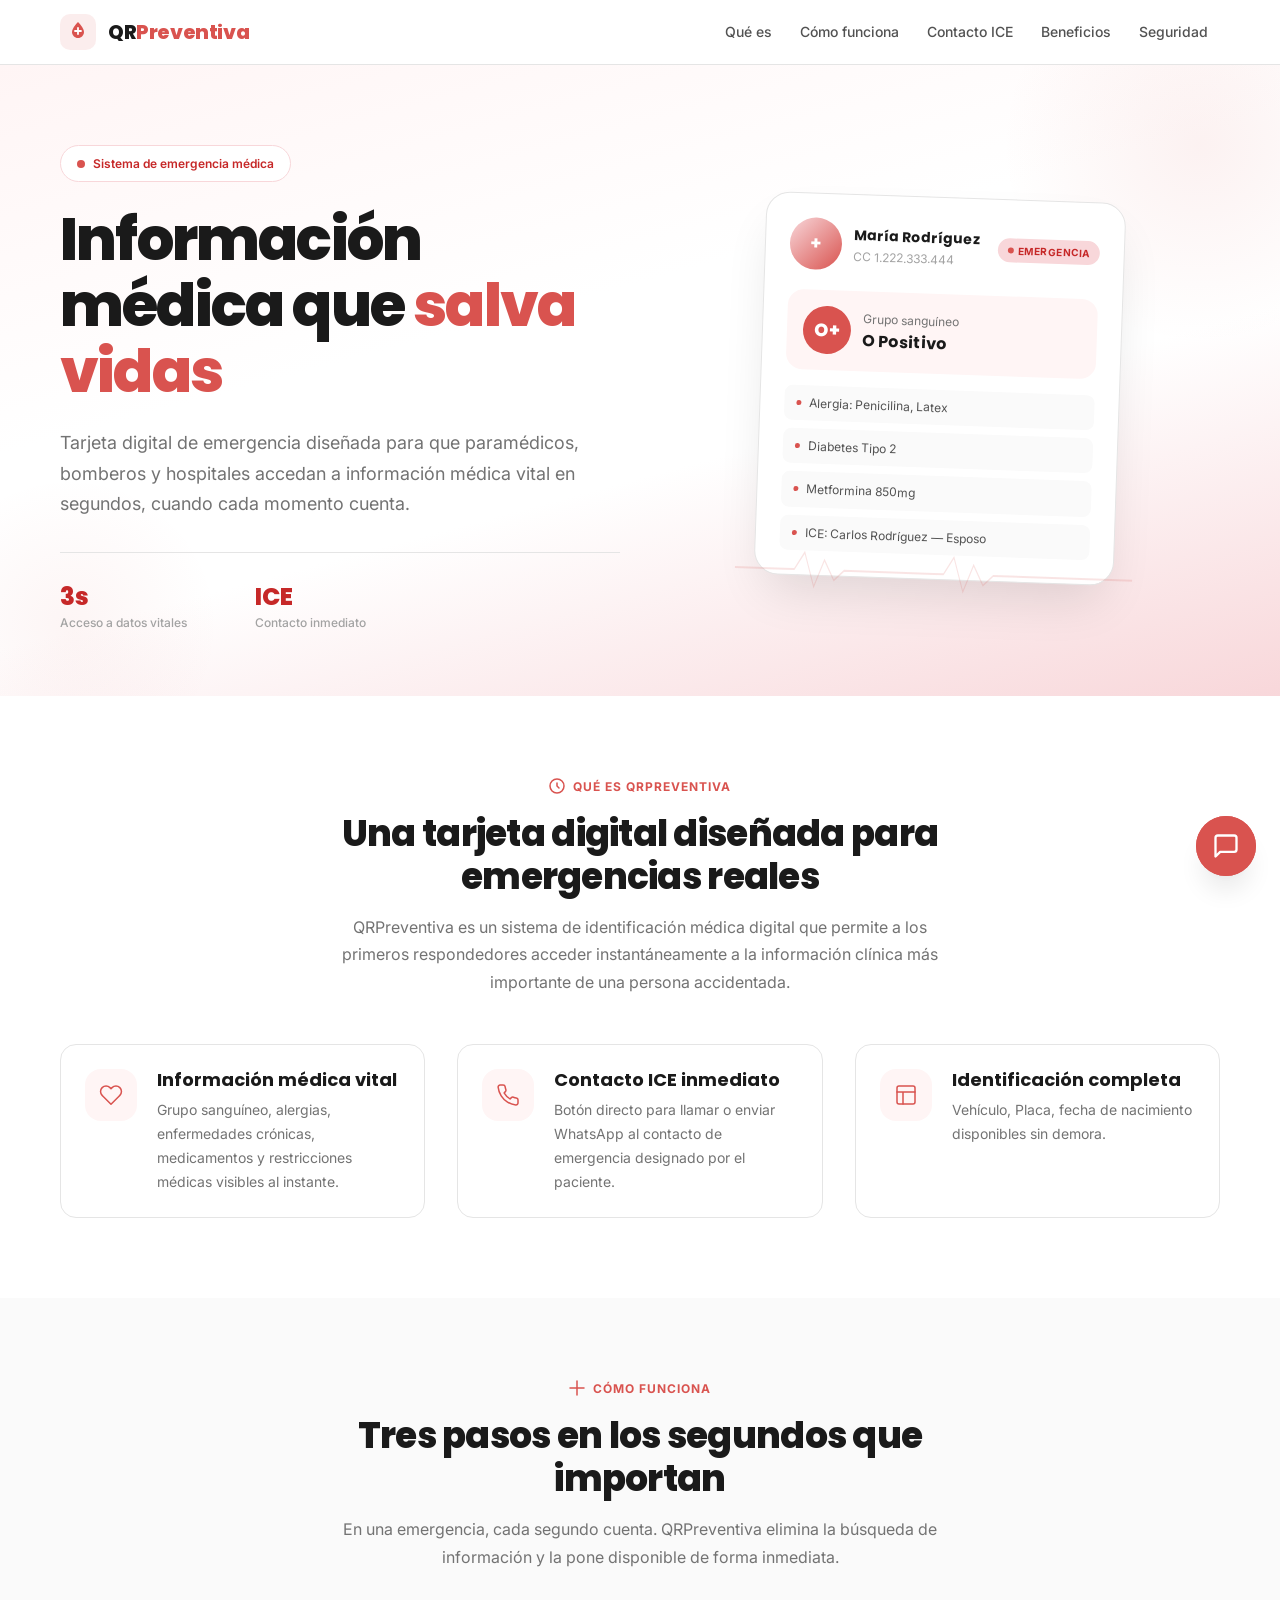
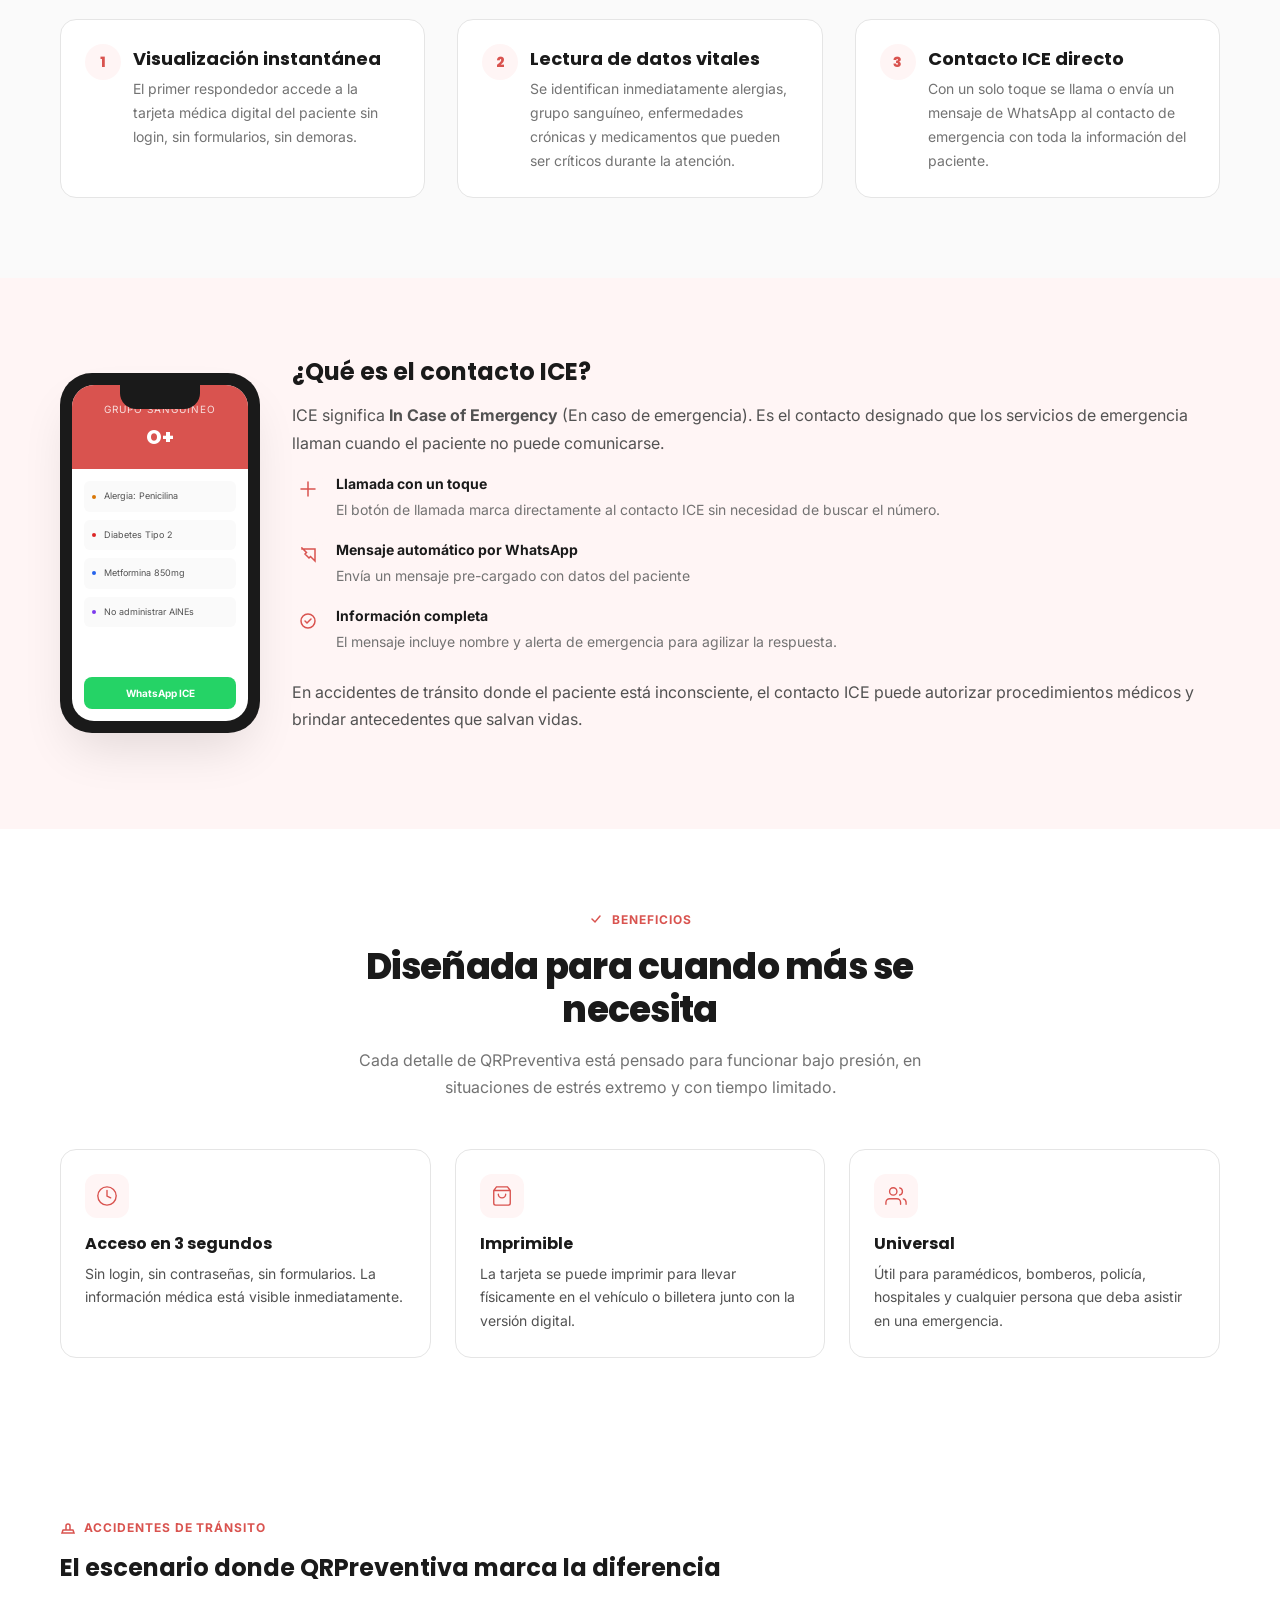
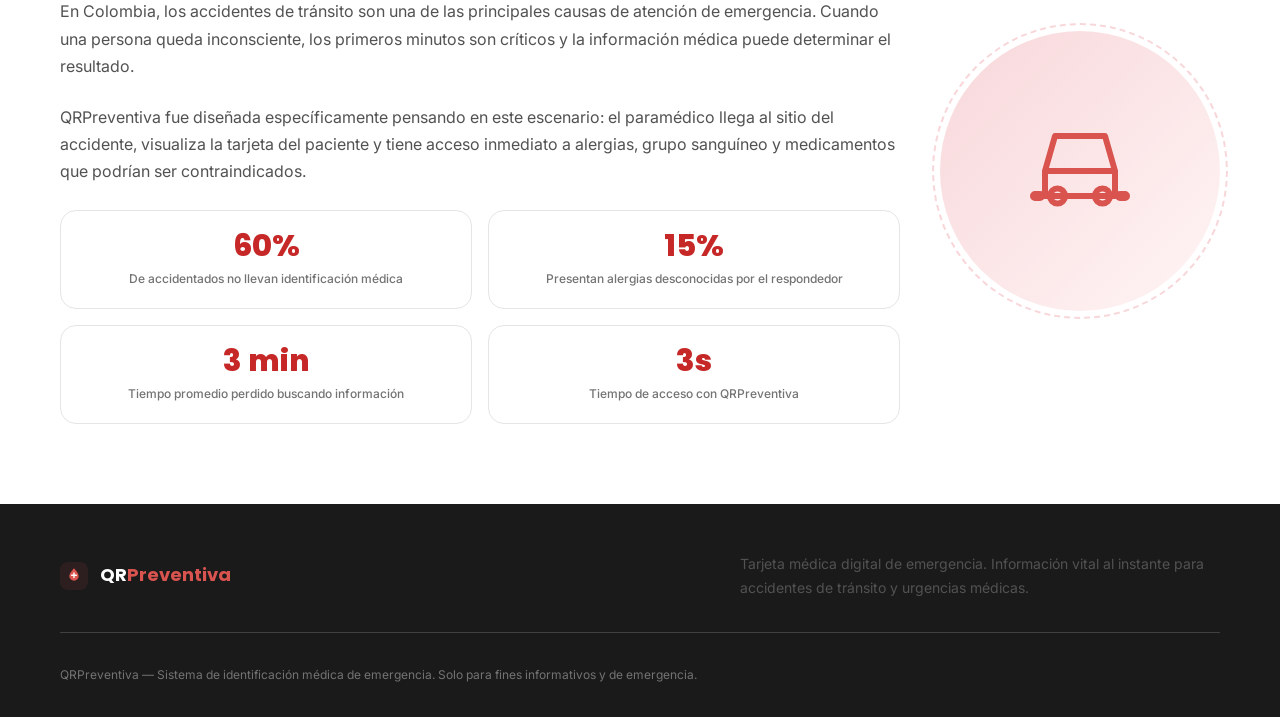
<file: index.html>
<!DOCTYPE html>
<html lang="es">
<head>
  <meta charset="UTF-8">
  <meta name="viewport" content="width=device-width, initial-scale=1.0">
  <meta name="description"
    content="QRPreventiva — Tarjeta médica digital de emergencia para accidentes de tránsito y urgencias médicas. Información vital al instante.">
  <title>QRPreventiva | Tarjeta Médica Digital de Emergencia</title>
  <link rel="preconnect" href="https://fonts.googleapis.com">
  <link rel="preconnect" href="https://fonts.gstatic.com" crossorigin>
  <link href="https://fonts.googleapis.com/css2?family=Inter:wght@400;500;600;700&family=Poppins:wght@600;700;800;900&display=swap" rel="stylesheet">
  <link rel="icon" href="static/img/icon/iconLogo.png">
  <link rel="stylesheet" href="static/css/styles.css">
  <link rel="stylesheet" href="static/css/home.css">
  <link rel="stylesheet" href="static/css/chatbot.css">
</head>

<body>
  <header class="home-header">
    <div class="home-container">
      <a href="#" class="header-logo" aria-label="QRPreventiva inicio">
        <!-- Logo: Cruz médica con corazón -->
        <svg viewBox="0 0 36 36" fill="none" xmlns="http://www.w3.org/2000/svg" aria-hidden="true">
          <rect width="36" height="36" rx="10" fill="currentColor" opacity="0.1" />
          <path d="M18 8C18 8 12 14 12 18C12 21.3 14.7 24 18 24C21.3 24 24 21.3 24 18C24 14 18 8 18 8Z"
            fill="currentColor" />
          <path d="M15 17H21M18 14V20" stroke="white" stroke-width="1.8" stroke-linecap="round" />
        </svg>
        <span class="header-logo-text">QR<span>Preventiva</span></span>
      </a>
      <nav class="header-nav" aria-label="Navegación principal">
        <ul>
          <li><a href="#que-es">Qué es</a></li>
          <li><a href="#como-funciona">Cómo funciona</a></li>
          <li><a href="#contacto-ice">Contacto ICE</a></li>
          <li><a href="#beneficios">Beneficios</a></li>
          <li><a href="#seguridad">Seguridad</a></li>
        </ul>
      </nav>
    </div>
  </header>

  <main>

    <!-- ========================================
        HERO SECTION
        ======================================== -->
    <section class="hero">
      <div class="home-container">
        <div class="hero-content">
          <div class="hero-badge">
            <span class="hero-badge-dot" aria-hidden="true"></span>
            Sistema de emergencia médica
          </div>
          <h1 class="hero-title">
            Información médica que <span class="highlight">salva vidas</span>
          </h1>
          <p class="hero-description">
            Tarjeta digital de emergencia diseñada para que paramédicos, bomberos y hospitales accedan a información
            médica vital en segundos, cuando cada momento cuenta.
          </p>
          <div class="hero-stats">
            <div>
              <div class="hero-stat-value">3s</div>
              <div class="hero-stat-label">Acceso a datos vitales</div>
            </div>
            <div>
              <div class="hero-stat-value">ICE</div>
              <div class="hero-stat-label">Contacto inmediato</div>
            </div>
          </div>
        </div>

        <!-- Mockup visual de tarjeta -->
        <div class="hero-visual" aria-hidden="true">
          <a href="templates/client/Gottlieb_Daimler/emergency_card_Gottlieb_Daimler.html">
            <div class="hero-card-mockup">
              <div class="hero-card-header">
                <div class="hero-card-avatar">+</div>
                <div>
                  <div class="hero-card-name">María Rodríguez</div>
                  <div class="hero-card-doc">CC 1.222.333.444</div>
                </div>
                <div class="hero-card-badge">
                  <span class="hero-card-badge-dot"></span>
                  Emergencia
                </div>
              </div>
              <div class="hero-card-blood">
                <div class="hero-card-blood-icon">O+</div>
                <div>
                  <div class="hero-card-blood-text">Grupo sanguíneo</div>
                  <div class="hero-card-blood-type">O Positivo</div>
                </div>
              </div>
              <div class="hero-card-items">
                <div class="hero-card-item">
                  <span class="hero-card-item-dot"></span>
                  Alergia: Penicilina, Latex
                </div>
                <div class="hero-card-item">
                  <span class="hero-card-item-dot"></span>
                  Diabetes Tipo 2
                </div>
                <div class="hero-card-item">
                  <span class="hero-card-item-dot"></span>
                  Metformina 850mg
                </div>
                <div class="hero-card-item">
                  <span class="hero-card-item-dot"></span>
                  ICE: Carlos Rodríguez — Esposo
                </div>
              </div>
              <!-- Línea ECG decorativa -->
              <div class="hero-ecg">
                <svg viewBox="0 0 800 50" fill="none" xmlns="http://www.w3.org/2000/svg" preserveAspectRatio="none">
                  <path
                    d="M0 25 L100 25 L120 25 L140 8 L160 42 L180 15 L200 35 L220 25 L400 25 L420 25 L440 8 L460 42 L480 15 L500 35 L520 25 L800 25"
                    stroke="#D9534F" stroke-width="2" fill="none" />
                </svg>
              </div>
            </div>
          </a>
        </div>
      </div>
    </section>

    <!-- ========================================
        SECCIÓN: QUÉ ES QRPreventiva
      ======================================== -->
    <section class="section" id="que-es">
      <div class="home-container">
        <div class="section-header animate-on-scroll">
          <div class="section-label">
            <svg viewBox="0 0 16 16" fill="none" stroke="currentColor" stroke-width="1.5" stroke-linecap="round">
              <circle cx="8" cy="8" r="7" />
              <path d="M8 5v3l2 2" />
            </svg>
            Qué es QRPreventiva
          </div>
          <h2 class="section-title">Una tarjeta digital diseñada para emergencias reales</h2>
          <p class="section-description">QRPreventiva es un sistema de identificación médica digital que permite a los
            primeros respondedores acceder instantáneamente a la información clínica más importante de una persona
            accidentada.</p>
        </div>

        <div class="about-grid">
          <article class="about-card animate-on-scroll" data-anim-delay="0">
            <div class="about-icon" aria-hidden="true">
              <svg viewBox="0 0 24 24" fill="none" stroke="currentColor" stroke-width="1.5" stroke-linecap="round"
                stroke-linejoin="round">
                <path
                  d="M20.84 4.61a5.5 5.5 0 0 0-7.78 0L12 5.67l-1.06-1.06a5.5 5.5 0 0 0-7.78 7.78l1.06 1.06L12 21.23l7.78-7.78 1.06-1.06a5.5 5.5 0 0 0 0-7.78z" />
              </svg>
            </div>
            <div>
              <h3>Información médica vital</h3>
              <p>Grupo sanguíneo, alergias, enfermedades crónicas, medicamentos y restricciones médicas visibles al
                instante.</p>
            </div>
          </article>

          <article class="about-card animate-on-scroll" data-anim-delay="100">
            <div class="about-icon" aria-hidden="true">
              <svg viewBox="0 0 24 24" fill="none" stroke="currentColor" stroke-width="1.5" stroke-linecap="round"
                stroke-linejoin="round">
                <path
                  d="M22 16.92v3a2 2 0 0 1-2.18 2 19.79 19.79 0 0 1-8.63-3.07 19.5 19.5 0 0 1-6-6 19.79 19.79 0 0 1-3.07-8.67A2 2 0 0 1 4.11 2h3a2 2 0 0 1 2 1.72c.127.96.361 1.903.7 2.81a2 2 0 0 1-.45 2.11L8.09 9.91a16 16 0 0 0 6 6l1.27-1.27a2 2 0 0 1 2.11-.45c.907.339 1.85.573 2.81.7A2 2 0 0 1 22 16.92z" />
              </svg>
            </div>
            <div>
              <h3>Contacto ICE inmediato</h3>
              <p>Botón directo para llamar o enviar WhatsApp al contacto de emergencia designado por el paciente.</p>
            </div>
          </article>

          <article class="about-card animate-on-scroll" data-anim-delay="200">
            <div class="about-icon" aria-hidden="true">
              <svg viewBox="0 0 24 24" fill="none" stroke="currentColor" stroke-width="1.5" stroke-linecap="round"
                stroke-linejoin="round">
                <rect x="3" y="3" width="18" height="18" rx="2" />
                <path d="M3 9h18M9 21V9" />
              </svg>
            </div>
            <div>
              <h3>Identificación completa</h3>
              <p>Vehículo, Placa, fecha de nacimiento disponibles sin demora.</p>
            </div>
          </article>
        </div>
      </div>
    </section>

    <!-- ========================================
        SECCIÓN: CÓMO FUNCIONA
        ======================================== -->
    <section class="section section--alt" id="como-funciona">
      <div class="home-container">
        <div class="section-header animate-on-scroll">
          <div class="section-label">
            <svg viewBox="0 0 16 16" fill="none" stroke="currentColor" stroke-width="1.5" stroke-linecap="round">
              <path d="M8 1v14M1 8h14" />
            </svg>
            Cómo funciona
          </div>
          <h2 class="section-title">Tres pasos en los segundos que importan</h2>
          <p class="section-description">En una emergencia, cada segundo cuenta. QRPreventiva elimina la búsqueda de
            información y la pone disponible de forma inmediata.</p>
        </div>

        <div class="steps-grid">
          <article class="step-card animate-on-scroll" data-anim-delay="0">
            <h3>Visualización instantánea</h3>
            <p>El primer respondedor accede a la tarjeta médica digital del paciente sin login, sin formularios, sin
              demoras.</p>
          </article>

          <article class="step-card animate-on-scroll" data-anim-delay="100">
            <h3>Lectura de datos vitales</h3>
            <p>Se identifican inmediatamente alergias, grupo sanguíneo, enfermedades crónicas y medicamentos que pueden
              ser críticos durante la atención.</p>
          </article>

          <article class="step-card animate-on-scroll" data-anim-delay="200">
            <h3>Contacto ICE directo</h3>
            <p>Con un solo toque se llama o envía un mensaje de WhatsApp al contacto de emergencia con toda la
              información del paciente.</p>
          </article>
        </div>
      </div>
    </section>

    <!-- ========================================
         SECCIÓN: CONTACTO ICE
         ======================================== -->
    <section class="section section--tint" id="contacto-ice">
      <div class="home-container">
        <div class="ice-block">
          <div class="ice-visual animate-on-scroll" aria-hidden="true">
            <div class="ice-phone-mockup">
              <div class="ice-phone-notch"></div>
              <div class="ice-phone-screen">
                <div class="ice-phone-top">
                  <div class="ice-phone-top-label">Grupo sanguíneo</div>
                  <div class="ice-phone-top-value">O+</div>
                </div>
                <div class="ice-phone-body">
                  <div class="ice-phone-field">
                    <span class="ice-phone-field-dot" style="background:#D97706"></span>
                    Alergia: Penicilina
                  </div>
                  <div class="ice-phone-field">
                    <span class="ice-phone-field-dot" style="background:#DC2626"></span>
                    Diabetes Tipo 2
                  </div>
                  <div class="ice-phone-field">
                    <span class="ice-phone-field-dot" style="background:#2563EB"></span>
                    Metformina 850mg
                  </div>
                  <div class="ice-phone-field">
                    <span class="ice-phone-field-dot" style="background:#7C3AED"></span>
                    No administrar AINEs
                  </div>
                  <div class="ice-phone-btn">WhatsApp ICE</div>
                </div>
              </div>
            </div>
          </div>

          <div class="ice-content animate-on-scroll" data-anim-delay="100">
            <h3>¿Qué es el contacto ICE?</h3>
            <p>ICE significa <strong>In Case of Emergency</strong> (En caso de emergencia). Es el contacto designado que
              los servicios de emergencia llaman cuando el paciente no puede comunicarse.</p>

            <div class="ice-features">
              <div class="ice-feature">
                <div class="ice-feature-icon" aria-hidden="true">
                  <svg viewBox="0 0 16 16" fill="none" stroke="currentColor" stroke-width="1.5" stroke-linecap="round">
                    <path d="M8 1v14M1 8h14" />
                  </svg>
                </div>
                <div class="ice-feature-text">
                  <strong>Llamada con un toque</strong>
                  <span>El botón de llamada marca directamente al contacto ICE sin necesidad de buscar el número.</span>
                </div>
              </div>

              <div class="ice-feature">
                <div class="ice-feature-icon" aria-hidden="true">
                  <svg viewBox="0 0 16 16" fill="none" stroke="currentColor" stroke-width="1.5" stroke-linecap="round">
                    <path d="M2 1l4.5 4.5L5 7l4 4 1.5-1.5L15 14V2H2z" />
                  </svg>
                </div>
                <div class="ice-feature-text">
                  <strong>Mensaje automático por WhatsApp</strong>
                  <span>Envía un mensaje pre-cargado con datos del paciente</span>
                </div>
              </div>

              <div class="ice-feature">
                <div class="ice-feature-icon" aria-hidden="true">
                  <svg viewBox="0 0 16 16" fill="none" stroke="currentColor" stroke-width="1.5" stroke-linecap="round">
                    <circle cx="8" cy="8" r="7" />
                    <path d="M5 8l2 2 4-4" />
                  </svg>
                </div>
                <div class="ice-feature-text">
                  <strong>Información completa</strong>
                  <span>El mensaje incluye nombre y alerta de emergencia para agilizar la
                    respuesta.</span>
                </div>
              </div>
            </div>

            <p>En accidentes de tránsito donde el paciente está inconsciente, el contacto ICE puede autorizar
              procedimientos médicos y brindar antecedentes que salvan vidas.</p>
          </div>
        </div>
      </div>
    </section>

    <!-- ========================================
         SECCIÓN: BENEFICIOS
         ======================================== -->
    <section class="section" id="beneficios">
      <div class="home-container">
        <div class="section-header animate-on-scroll">
          <div class="section-label">
            <svg viewBox="0 0 16 16" fill="none" stroke="currentColor" stroke-width="1.5" stroke-linecap="round">
              <path d="M4 8l3 3 5-6" />
            </svg>
            Beneficios
          </div>
          <h2 class="section-title">Diseñada para cuando más se necesita</h2>
          <p class="section-description">Cada detalle de QRPreventiva está pensado para funcionar bajo presión, en
            situaciones de estrés extremo y con tiempo limitado.</p>
        </div>

        <div class="benefits-grid">
          <article class="benefit-card animate-on-scroll" data-anim-delay="0">
            <div class="benefit-card-icon" aria-hidden="true">
              <svg viewBox="0 0 24 24" fill="none" stroke="currentColor" stroke-width="1.5" stroke-linecap="round">
                <circle cx="12" cy="12" r="10" />
                <path d="M12 6v6l4 2" />
              </svg>
            </div>
            <h3>Acceso en 3 segundos</h3>
            <p>Sin login, sin contraseñas, sin formularios. La información médica está visible inmediatamente.</p>
          </article>


          <article class="benefit-card animate-on-scroll" data-anim-delay="200">
            <div class="benefit-card-icon" aria-hidden="true">
              <svg viewBox="0 0 24 24" fill="none" stroke="currentColor" stroke-width="1.5" stroke-linecap="round">
                <path d="M6 2L3 6v14a2 2 0 0 0 2 2h14a2 2 0 0 0 2-2V6l-3-4zM3 6h18M16 10a4 4 0 0 1-8 0" />
              </svg>
            </div>
            <h3>Imprimible</h3>
            <p>La tarjeta se puede imprimir para llevar físicamente en el vehículo o billetera junto con la versión
              digital.</p>
          </article>

          <article class="benefit-card animate-on-scroll" data-anim-delay="250">
            <div class="benefit-card-icon" aria-hidden="true">
              <svg viewBox="0 0 24 24" fill="none" stroke="currentColor" stroke-width="1.5" stroke-linecap="round">
                <path d="M17 21v-2a4 4 0 0 0-4-4H5a4 4 0 0 0-4 4v2" />
                <circle cx="9" cy="7" r="4" />
                <path d="M23 21v-2a4 4 0 0 0-3-3.87M16 3.13a4 4 0 0 1 0 7.75" />
              </svg>
            </div>
            <h3>Universal</h3>
            <p>Útil para paramédicos, bomberos, policía, hospitales y cualquier persona que deba asistir en una
              emergencia.</p>
          </article>
        </div>
      </div>
    </section>

    <section class="section" id="accidentes">
      <div class="home-container">
        <div class="traffic-block">
          <div class="traffic-content animate-on-scroll">
            <div class="section-label">
              <svg viewBox="0 0 16 16" fill="none" stroke="currentColor" stroke-width="1.5" stroke-linecap="round">
                <path d="M3 10h10M6 10V6a2 2 0 0 1 4 0v4M3 10l-1 3h12l-1-3" />
              </svg>
              Accidentes de tránsito
            </div>
            <h3>El escenario donde QRPreventiva marca la diferencia</h3>
            <p>En Colombia, los accidentes de tránsito son una de las principales causas de atención de emergencia.
              Cuando una persona queda inconsciente, los primeros minutos son críticos y la información médica puede
              determinar el resultado.</p>
            <p>QRPreventiva fue diseñada específicamente pensando en este escenario: el paramédico llega al sitio del
              accidente, visualiza la tarjeta del paciente y tiene acceso inmediato a alergias, grupo sanguíneo y
              medicamentos que podrían ser contraindicados.</p>

            <div class="traffic-stats">
              <div class="traffic-stat">
                <div class="traffic-stat-value">60%</div>
                <div class="traffic-stat-label">De accidentados no llevan identificación médica</div>
              </div>
              <div class="traffic-stat">
                <div class="traffic-stat-value">15%</div>
                <div class="traffic-stat-label">Presentan alergias desconocidas por el respondedor</div>
              </div>
              <div class="traffic-stat">
                <div class="traffic-stat-value">3 min</div>
                <div class="traffic-stat-label">Tiempo promedio perdido buscando información</div>
              </div>
              <div class="traffic-stat">
                <div class="traffic-stat-value">3s</div>
                <div class="traffic-stat-label">Tiempo de acceso con QRPreventiva</div>
              </div>
            </div>
          </div>

          <div class="traffic-visual animate-on-scroll" data-anim-delay="150" aria-hidden="true">
            <div class="traffic-illustration">
              <svg viewBox="0 0 24 24" fill="none" stroke="currentColor" stroke-width="1.2" stroke-linecap="round"
                stroke-linejoin="round">
                <path d="M5 17h14v-5H5v5zM5 12l2-7h10l2 7" />
                <circle cx="7.5" cy="17" r="1.5" />
                <circle cx="16.5" cy="17" r="1.5" />
                <path d="M3 17h1M20 17h1" stroke-width="2" />
              </svg>
            </div>
          </div>
        </div>
      </div>
    </section>

  </main>

  <!-- ========================================
       FOOTER
       ======================================== -->
  <footer class="home-footer">
    <div class="home-container">
      <div class="footer-content">
        <div class="footer-logo">
          <svg viewBox="0 0 36 36" fill="none" xmlns="http://www.w3.org/2000/svg" aria-hidden="true">
            <rect width="36" height="36" rx="10" fill="currentColor" opacity="0.1" />
            <path d="M18 8C18 8 12 14 12 18C12 21.3 14.7 24 18 24C21.3 24 24 21.3 24 18C24 14 18 8 18 8Z"
              fill="currentColor" />
            <path d="M15 17H21M18 14V20" stroke="white" stroke-width="1.8" stroke-linecap="round" />
          </svg>
          <span class="footer-logo-text">QR<span>Preventiva</span></span>
        </div>
        <p class="footer-description">Tarjeta médica digital de emergencia. Información vital al instante para
          accidentes de tránsito y urgencias médicas.</p>
        <div class="footer-divider"></div>
        <p class="footer-bottom">QRPreventiva — Sistema de identificación médica de emergencia. Solo para fines
          informativos
          y de emergencia.</p>
      </div>
    </div>
  </footer>


  <!-- Chatbot Widget -->
  <div id="chatbot-widget">
    <button id="chatbot-toggle" aria-label="Abrir chat de asistencia">
      <svg class="chatbot-icon-chat" viewBox="0 0 24 24" fill="none" stroke="currentColor" stroke-width="2"
        stroke-linecap="round" stroke-linejoin="round">
        <path d="M21 15a2 2 0 0 1-2 2H7l-4 4V5a2 2 0 0 1 2-2h14a2 2 0 0 1 2 2z" />
      </svg>
      <svg class="chatbot-icon-close" viewBox="0 0 24 24" fill="none" stroke="currentColor" stroke-width="2"
        stroke-linecap="round">
        <path d="M18 6L6 18M6 6l12 12" />
      </svg>
    </button>
    <div id="chatbot-panel">
      <div class="chatbot-header">
        <div class="chatbot-header-logo">
          <svg viewBox="0 0 36 36" fill="none" xmlns="http://www.w3.org/2000/svg">
            <path d="M18 8C18 8 12 14 12 18C12 21.3 14.7 24 18 24C21.3 24 24 21.3 24 18C24 14 18 8 18 8Z"
              fill="currentColor" />
            <path d="M15 17H21M18 14V20" stroke="white" stroke-width="1.8" stroke-linecap="round" />
          </svg>
        </div>
        <div class="chatbot-header-info">
          <div class="chatbot-header-title">QRPreventiva</div>
          <div class="chatbot-header-status">En línea</div>
        </div>
        <button id="chatbot-close" aria-label="Cerrar chat">
          <svg viewBox="0 0 24 24" fill="none" stroke="currentColor" stroke-width="2" stroke-linecap="round">
            <path d="M18 6L6 18M6 6l12 12" />
          </svg>
        </button>
      </div>
      <div id="chatbot-messages" class="chatbot-messages"></div>
      <div id="chatbot-options" class="chatbot-options"></div>
    </div>
  </div>

  <script src="static/js/app.js"></script>
  <script src="static/js/chatbot.js"></script>
  <script src="static/js/home.js"></script>
</body>

</html>
</file>
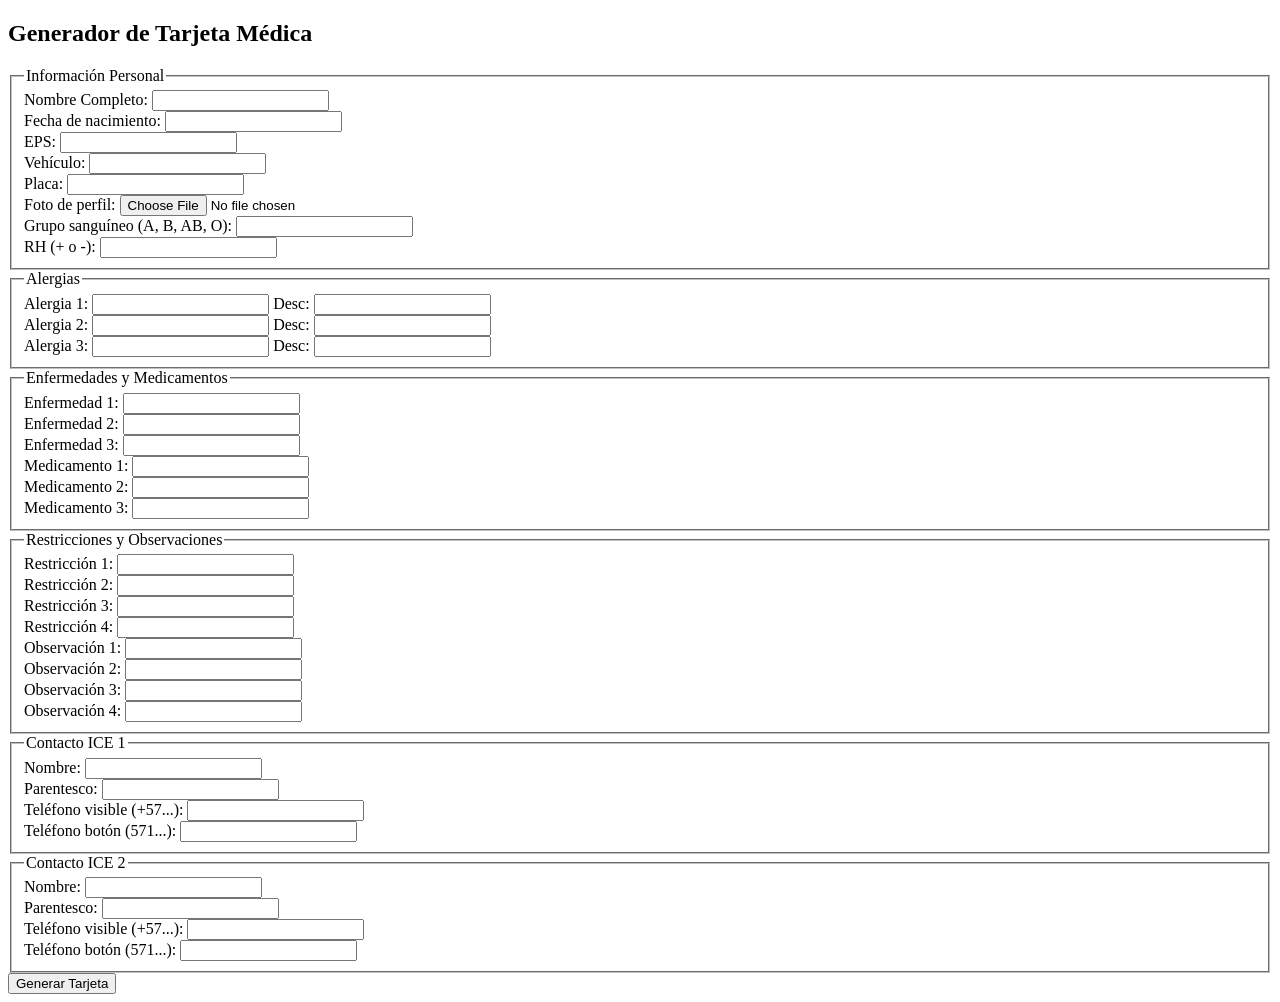
<file: aplicationAPP/templates/index.html>
<!DOCTYPE html>
<html lang="es">
<head>
    <meta charset="UTF-8">
    <meta name="viewport" content="width=device-width, initial-scale=1.0">
    <title>Generador QRPreventiva</title>
</head>
<body>
    <h2>Generador de Tarjeta Médica</h2>
    <form id="formGenerador">
        <fieldset>
            <legend>Información Personal</legend>
            <label>Nombre Completo: <input type="text" name="nombre" required></label><br>
            <label>Fecha de nacimiento: <input type="text" name="nacimiento" required></label><br>
            <label>EPS: <input type="text" name="eps" required></label><br>
            <label>Vehículo: <input type="text" name="vehiculo" required></label><br>
            <label>Placa: <input type="text" name="placa" required></label><br>
            <label>Foto de perfil: <input type="file" name="foto" accept="image/*" required></label><br>
            <label>Grupo sanguíneo (A, B, AB, O): <input type="text" name="grupo" required></label><br>
            <label>RH (+ o -): <input type="text" name="rh" required></label><br>
        </fieldset>

        <fieldset>
            <legend>Alergias</legend>
            <label>Alergia 1: <input type="text" name="alergia1"></label>
            <label>Desc: <input type="text" name="alergia1_desc"></label><br>
            <label>Alergia 2: <input type="text" name="alergia2"></label>
            <label>Desc: <input type="text" name="alergia2_desc"></label><br>
            <label>Alergia 3: <input type="text" name="alergia3"></label>
            <label>Desc: <input type="text" name="alergia3_desc"></label><br>
        </fieldset>

        <fieldset>
            <legend>Enfermedades y Medicamentos</legend>
            <label>Enfermedad 1: <input type="text" name="enf1"></label><br>
            <label>Enfermedad 2: <input type="text" name="enf2"></label><br>
            <label>Enfermedad 3: <input type="text" name="enf3"></label><br>
            <label>Medicamento 1: <input type="text" name="med1"></label><br>
            <label>Medicamento 2: <input type="text" name="med2"></label><br>
            <label>Medicamento 3: <input type="text" name="med3"></label><br>
        </fieldset>

        <fieldset>
            <legend>Restricciones y Observaciones</legend>
            <label>Restricción 1: <input type="text" name="rest1"></label><br>
            <label>Restricción 2: <input type="text" name="rest2"></label><br>
            <label>Restricción 3: <input type="text" name="rest3"></label><br>
            <label>Restricción 4: <input type="text" name="rest4"></label><br>
            <label>Observación 1: <input type="text" name="obs1"></label><br>
            <label>Observación 2: <input type="text" name="obs2"></label><br>
            <label>Observación 3: <input type="text" name="obs3"></label><br>
            <label>Observación 4: <input type="text" name="obs4"></label><br>
        </fieldset>

        <fieldset>
            <legend>Contacto ICE 1</legend>
            <label>Nombre: <input type="text" name="ice1_nombre" required></label><br>
            <label>Parentesco: <input type="text" name="ice1_parentesco" required></label><br>
            <label>Teléfono visible (+57...): <input type="text" name="ice1_tel_visible" required></label><br>
            <label>Teléfono botón (571...): <input type="text" name="ice1_tel_btn" required></label><br>
        </fieldset>

        <fieldset>
            <legend>Contacto ICE 2</legend>
            <label>Nombre: <input type="text" name="ice2_nombre" required></label><br>
            <label>Parentesco: <input type="text" name="ice2_parentesco" required></label><br>
            <label>Teléfono visible (+57...): <input type="text" name="ice2_tel_visible" required></label><br>
            <label>Teléfono botón (571...): <input type="text" name="ice2_tel_btn" required></label><br>
        </fieldset>

        <button type="submit">Generar Tarjeta</button>
    </form>

    <script>
        document.getElementById('formGenerador').addEventListener('submit', async (e) => {
            e.preventDefault();
            const formData = new FormData(e.target);

            try {
                const response = await fetch('/generar', {
                    method: 'POST',
                    body: formData
                });
                const result = await response.json();

                if (result.success) {
                    alert('¡Tarjeta generada con éxito!\nRuta de acceso: ' + result.url);
                    e.target.reset();
                } else {
                    alert('Error al generar: ' + result.error);
                }
            } catch (error) {
                alert('Error de conexión con el servidor.');
            }
        });
    </script>
</body>
</html>
</file>
<file: static/css/styles.css>
/* ========================================
   VARIABLES CSS GLOBALES
   Sistema de diseño unificado
   ======================================== */
:root {
  /* Paleta principal */
  --color-primary: #D9534F;
  --color-primary-dark: #C62828;
  --color-primary-deeper: #8B1A1A;
  --color-primary-light: #F8D7DA;
  --color-primary-bg: #FFF5F5;

  /* Neutros */
  --color-white: #FFFFFF;
  --color-gray-50: #FAFAFA;
  --color-gray-100: #F5F5F5;
  --color-gray-200: #E5E5E5;
  --color-gray-300: #D4D4D4;
  --color-gray-400: #A3A3A3;
  --color-gray-500: #737373;
  --color-gray-600: #525252;
  --color-gray-700: #404040;
  --color-gray-800: #2D2D2D;
  --color-gray-900: #1A1A1A;

  /* Funcionales */
  --color-danger: #DC2626;
  --color-warning: #F59E0B;
  --color-success: #10B981;
  --color-whatsapp: #25D366;

  /* Tipografía */
  --font-heading: 'Poppins', -apple-system, BlinkMacSystemFont, 'Segoe UI', sans-serif;
  --font-body: 'Inter', -apple-system, BlinkMacSystemFont, 'Segoe UI', sans-serif;

  /* Escala tipográfica */
  --text-xs: 0.75rem;
  --text-sm: 0.875rem;
  --text-base: 1rem;
  --text-lg: 1.125rem;
  --text-xl: 1.25rem;
  --text-2xl: 1.5rem;
  --text-3xl: 1.875rem;
  --text-4xl: 2.25rem;
  --text-5xl: 3rem;
  --text-6xl: 3.75rem;

  /* Espaciado */
  --space-1: 0.25rem;
  --space-2: 0.5rem;
  --space-3: 0.75rem;
  --space-4: 1rem;
  --space-5: 1.25rem;
  --space-6: 1.5rem;
  --space-8: 2rem;
  --space-10: 2.5rem;
  --space-12: 3rem;
  --space-16: 4rem;
  --space-20: 5rem;
  --space-24: 6rem;

  /* Bordes */
  --radius-sm: 0.375rem;
  --radius-md: 0.5rem;
  --radius-lg: 0.75rem;
  --radius-xl: 1rem;
  --radius-2xl: 1.5rem;
  --radius-full: 9999px;

  /* Sombras */
  --shadow-xs: 0 1px 2px rgba(0, 0, 0, 0.04);
  --shadow-sm: 0 1px 3px rgba(0, 0, 0, 0.06), 0 1px 2px rgba(0, 0, 0, 0.04);
  --shadow-md: 0 4px 6px -1px rgba(0, 0, 0, 0.07), 0 2px 4px -2px rgba(0, 0, 0, 0.05);
  --shadow-lg: 0 10px 15px -3px rgba(0, 0, 0, 0.08), 0 4px 6px -4px rgba(0, 0, 0, 0.04);
  --shadow-xl: 0 20px 25px -5px rgba(0, 0, 0, 0.08), 0 8px 10px -6px rgba(0, 0, 0, 0.03);
  --shadow-2xl: 0 25px 50px -12px rgba(0, 0, 0, 0.12);
  --shadow-red: 0 4px 14px rgba(217, 83, 79, 0.3);

  /* Transiciones */
  --ease-out: cubic-bezier(0.16, 1, 0.3, 1);
  --ease-in-out: cubic-bezier(0.65, 0, 0.35, 1);
  --transition-fast: 150ms var(--ease-out);
  --transition-base: 250ms var(--ease-out);
  --transition-slow: 400ms var(--ease-out);
}

/* ========================================
   RESET Y NORMALIZACIÓN
   ======================================== */
*,
*::before,
*::after {
  margin: 0;
  padding: 0;
  box-sizing: border-box;
}

html {
  font-size: 16px;
  scroll-behavior: smooth;
  -webkit-text-size-adjust: 100%;
}

body {
  font-family: var(--font-body);
  color: var(--color-gray-800);
  background-color: var(--color-white);
  line-height: 1.6;
  -webkit-font-smoothing: antialiased;
  -moz-osx-font-smoothing: grayscale;
  overflow-x: hidden;
}

img,
svg {
  max-width: 100%;
  height: auto;
  display: block;
}

a {
  text-decoration: none;
  color: inherit;
  transition: color var(--transition-fast);
}

ul,
ol {
  list-style: none;
}

button {
  font-family: inherit;
  font-size: inherit;
  cursor: pointer;
  border: none;
  background: none;
  color: inherit;
}

input,
textarea,
select {
  font-family: inherit;
  font-size: inherit;
}

/* ========================================
   TIPOGRAFÍA BASE
   ======================================== */
h1, h2, h3, h4, h5, h6 {
  font-family: var(--font-heading);
  font-weight: 700;
  line-height: 1.2;
  color: var(--color-gray-900);
}

h1 { font-size: var(--text-4xl); }
h2 { font-size: var(--text-3xl); }
h3 { font-size: var(--text-xl); }
h4 { font-size: var(--text-lg); }

p {
  line-height: 1.7;
  color: var(--color-gray-600);
}

/* ========================================
   UTILIDADES GLOBALES
   ======================================== */
.sr-only {
  position: absolute;
  width: 1px;
  height: 1px;
  padding: 0;
  margin: -1px;
  overflow: hidden;
  clip: rect(0, 0, 0, 0);
  white-space: nowrap;
  border: 0;
}

/* ========================================
   COMPONENTE: TOAST
   Notificaciones temporales
   ======================================== */
.toast-container {
  position: fixed;
  bottom: var(--space-6);
  left: 50%;
  transform: translateX(-50%);
  z-index: 10000;
  display: flex;
  flex-direction: column;
  align-items: center;
  gap: var(--space-3);
  pointer-events: none;
  width: max-content;
  max-width: calc(100vw - var(--space-8));
}

.toast {
  background: var(--color-gray-900);
  color: var(--color-white);
  padding: var(--space-3) var(--space-6);
  border-radius: var(--radius-lg);
  font-size: var(--text-sm);
  font-weight: 500;
  box-shadow: var(--shadow-2xl);
  pointer-events: auto;
  animation: toastEnter 0.35s var(--ease-out) forwards;
  white-space: nowrap;
  text-align: center;
}

.toast--success { background: #059669; }
.toast--error { background: var(--color-danger); }
.toast--info { background: var(--color-primary); }

.toast--exit {
  animation: toastExit 0.3s ease forwards;
}

@keyframes toastEnter {
  from {
    opacity: 0;
    transform: translateY(1rem) scale(0.95);
  }
  to {
    opacity: 1;
    transform: translateY(0) scale(1);
  }
}

@keyframes toastExit {
  from {
    opacity: 1;
    transform: translateY(0) scale(1);
  }
  to {
    opacity: 0;
    transform: translateY(0.5rem) scale(0.95);
  }
}

/* ========================================
   COMPONENTE: BOTONES BASE
   ======================================== */
.btn {
  display: inline-flex;
  align-items: center;
  justify-content: center;
  gap: var(--space-2);
  padding: var(--space-3) var(--space-6);
  border-radius: var(--radius-lg);
  font-weight: 600;
  font-size: var(--text-sm);
  transition: all var(--transition-base);
  white-space: nowrap;
  cursor: pointer;
  border: 2px solid transparent;
  min-height: 44px;
}

.btn:active {
  transform: scale(0.97);
}

.btn svg {
  width: 18px;
  height: 18px;
  flex-shrink: 0;
}

.btn-primary {
  background: var(--color-primary);
  color: var(--color-white);
  border-color: var(--color-primary);
}

.btn-primary:hover {
  background: var(--color-primary-dark);
  border-color: var(--color-primary-dark);
  box-shadow: var(--shadow-red);
}

.btn-outline {
  background: transparent;
  color: var(--color-primary);
  border-color: var(--color-primary);
}

.btn-outline:hover {
  background: var(--color-primary);
  color: var(--color-white);
}

.btn-whatsapp {
  background: var(--color-whatsapp);
  color: var(--color-white);
  border-color: var(--color-whatsapp);
}

.btn-whatsapp:hover {
  background: #1DA851;
  border-color: #1DA851;
  box-shadow: 0 4px 14px rgba(37, 211, 102, 0.35);
}

.btn-call {
  background: var(--color-primary);
  color: var(--color-white);
  border-color: var(--color-primary);
}

.btn-call:hover {
  background: var(--color-primary-dark);
  border-color: var(--color-primary-dark);
}

.btn-ghost {
  background: var(--color-gray-100);
  color: var(--color-gray-700);
  border-color: transparent;
}

.btn-ghost:hover {
  background: var(--color-gray-200);
}

.btn-sm {
  padding: var(--space-2) var(--space-4);
  font-size: var(--text-xs);
  min-height: 36px;
}

.btn-sm svg {
  width: 14px;
  height: 14px;
}

/* ========================================
   COMPONENTE: BADGE
   ======================================== */
.badge {
  display: inline-flex;
  align-items: center;
  gap: var(--space-1);
  padding: var(--space-1) var(--space-3);
  border-radius: var(--radius-full);
  font-size: var(--text-xs);
  font-weight: 600;
  letter-spacing: 0.03em;
  text-transform: uppercase;
}

.badge-danger {
  background: var(--color-primary-light);
  color: var(--color-primary-dark);
}

/* ========================================
   ANIMACIONES GLOBALES
   ======================================== */
@keyframes fadeInUp {
  from {
    opacity: 0;
    transform: translateY(2rem);
  }
  to {
    opacity: 1;
    transform: translateY(0);
  }
}

@keyframes fadeIn {
  from { opacity: 0; }
  to { opacity: 1; }
}

@keyframes pulse {
  0%, 100% { opacity: 1; }
  50% { opacity: 0.5; }
}

@keyframes pulseScale {
  0%, 100% { transform: scale(1); }
  50% { transform: scale(1.05); }
}

/* Elementos observados para animación al scroll */
.animate-on-scroll {
  opacity: 0;
  transform: translateY(2rem);
  transition: opacity 0.6s var(--ease-out), transform 0.6s var(--ease-out);
}

.animate-on-scroll.is-visible {
  opacity: 1;
  transform: translateY(0);
}

/* Respetar preferencia de movimiento reducido */
@media (prefers-reduced-motion: reduce) {
  *,
  *::before,
  *::after {
    animation-duration: 0.01ms !important;
    animation-iteration-count: 1 !important;
    transition-duration: 0.01ms !important;
  }

  html {
    scroll-behavior: auto;
  }

  .animate-on-scroll {
    opacity: 1;
    transform: none;
  }
}
</file>
<file: static/css/home.css>
/* ========================================
   HOME — Estilos de la landing page
   Página informativa principal
   ======================================== */

/* --- Contenedor principal --- */
.home-container {
  max-width: 1200px;
  margin: 0 auto;
  padding: 0 var(--space-5);
}

/* ========================================
   HEADER / NAVEGACIÓN
   ======================================== */
.home-header {
  position: sticky;
  top: 0;
  z-index: 100;
  background: rgba(255, 255, 255, 0.92);
  backdrop-filter: blur(12px);
  -webkit-backdrop-filter: blur(12px);
  border-bottom: 1px solid var(--color-gray-200);
  transition: box-shadow var(--transition-base);
}

.home-header.is-scrolled {
  box-shadow: var(--shadow-md);
}

.home-header .home-container {
  display: flex;
  align-items: center;
  justify-content: space-between;
  height: 64px;
}

.header-logo {
  display: flex;
  align-items: center;
  gap: var(--space-3);
}

.header-logo svg {
  width: 36px;
  height: 36px;
  color: var(--color-primary);
}

.header-logo-text {
  font-family: var(--font-heading);
  font-weight: 800;
  font-size: var(--text-xl);
  color: var(--color-gray-900);
  letter-spacing: -0.02em;
}

.header-logo-text span {
  color: var(--color-primary);
}

.header-nav {
  display: none;
}

.header-nav ul {
  display: flex;
  gap: var(--space-1);
}

.header-nav a {
  display: block;
  padding: var(--space-2) var(--space-3);
  font-size: var(--text-sm);
  font-weight: 500;
  color: var(--color-gray-600);
  border-radius: var(--radius-md);
  transition: all var(--transition-fast);
}

.header-nav a:hover {
  color: var(--color-primary);
  background: var(--color-primary-bg);
}

@media (min-width: 768px) {
  .header-nav {
    display: block;
  }
}

/* ========================================
   HERO SECTION
   ======================================== */
.hero {
  position: relative;
  overflow: hidden;
  background: linear-gradient(165deg, var(--color-primary-bg) 0%, var(--color-white) 40%, var(--color-white) 60%, var(--color-primary-light) 100%);
  padding: var(--space-16) 0 var(--space-12);
}

.hero::before {
  content: '';
  position: absolute;
  top: -120px;
  right: -120px;
  width: 400px;
  height: 400px;
  border-radius: 50%;
  background: radial-gradient(circle, rgba(217, 83, 79, 0.08) 0%, transparent 70%);
  pointer-events: none;
}

.hero::after {
  content: '';
  position: absolute;
  bottom: -80px;
  left: -80px;
  width: 300px;
  height: 300px;
  border-radius: 50%;
  background: radial-gradient(circle, rgba(217, 83, 79, 0.06) 0%, transparent 70%);
  pointer-events: none;
}

.hero .home-container {
  position: relative;
  z-index: 1;
  display: grid;
  gap: var(--space-10);
  align-items: center;
}

.hero-content {
  max-width: 620px;
}

.hero-badge {
  display: inline-flex;
  align-items: center;
  gap: var(--space-2);
  padding: var(--space-2) var(--space-4);
  background: var(--color-white);
  border: 1px solid var(--color-primary-light);
  border-radius: var(--radius-full);
  font-size: var(--text-xs);
  font-weight: 600;
  color: var(--color-primary-dark);
  margin-bottom: var(--space-6);
}

.hero-badge-dot {
  width: 8px;
  height: 8px;
  border-radius: 50%;
  background: var(--color-primary);
  animation: pulse 2s ease-in-out infinite;
}

.hero-title {
  font-size: var(--text-4xl);
  font-weight: 800;
  line-height: 1.1;
  letter-spacing: -0.03em;
  color: var(--color-gray-900);
  margin-bottom: var(--space-6);
}

.hero-title .highlight {
  color: var(--color-primary);
  position: relative;
}

.hero-title .highlight::after {
  content: '';
  position: absolute;
  left: 0;
  bottom: 2px;
  width: 100%;
  height: 6px;
  background: var(--color-primary-light);
  border-radius: 3px;
  z-index: -1;
}

.hero-description {
  font-size: var(--text-lg);
  color: var(--color-gray-500);
  line-height: 1.7;
  margin-bottom: var(--space-8);
  max-width: 520px;
}

.hero-stats {
  display: grid;
  grid-template-columns: repeat(3, 1fr);
  gap: var(--space-6);
  padding-top: var(--space-8);
  border-top: 1px solid var(--color-gray-200);
}

.hero-stat-value {
  font-family: var(--font-heading);
  font-size: var(--text-2xl);
  font-weight: 800;
  color: var(--color-primary-dark);
  line-height: 1;
}

.hero-stat-label {
  font-size: var(--text-xs);
  color: var(--color-gray-400);
  margin-top: var(--space-1);
  font-weight: 500;
}

/* Visual del hero: tarjeta flotante */
.hero-visual {
  display: none;
  position: relative;
}

.hero-card-mockup {
  background: var(--color-white);
  border-radius: var(--radius-2xl);
  box-shadow: var(--shadow-2xl);
  padding: var(--space-6);
  max-width: 360px;
  margin: 0 auto;
  border: 1px solid var(--color-gray-200);
  position: relative;
  transform: rotate(2deg);
  transition: transform 0.5s var(--ease-out);
}

.hero-card-mockup:hover {
  transform: rotate(0deg);
}

.hero-card-header {
  display: flex;
  align-items: center;
  gap: var(--space-3);
  margin-bottom: var(--space-5);
}

.hero-card-avatar {
  width: 52px;
  height: 52px;
  border-radius: 50%;
  background: linear-gradient(135deg, var(--color-primary-light), var(--color-primary));
  display: flex;
  align-items: center;
  justify-content: center;
  font-family: var(--font-heading);
  font-weight: 700;
  font-size: var(--text-lg);
  color: var(--color-white);
  flex-shrink: 0;
}

.hero-card-name {
  font-family: var(--font-heading);
  font-weight: 700;
  font-size: var(--text-sm);
  color: var(--color-gray-900);
}

.hero-card-doc {
  font-size: var(--text-xs);
  color: var(--color-gray-400);
}

.hero-card-badge {
  margin-left: auto;
  display: flex;
  align-items: center;
  gap: 4px;
  padding: 4px 10px;
  background: var(--color-primary-light);
  border-radius: var(--radius-full);
  font-size: 10px;
  font-weight: 700;
  color: var(--color-primary-dark);
  text-transform: uppercase;
  letter-spacing: 0.05em;
}

.hero-card-badge-dot {
  width: 6px;
  height: 6px;
  border-radius: 50%;
  background: var(--color-primary);
  animation: pulse 1.5s ease-in-out infinite;
}

.hero-card-blood {
  display: flex;
  align-items: center;
  gap: var(--space-3);
  padding: var(--space-4);
  background: var(--color-primary-bg);
  border-radius: var(--radius-xl);
  margin-bottom: var(--space-4);
}

.hero-card-blood-icon {
  width: 48px;
  height: 48px;
  border-radius: 50%;
  background: var(--color-primary);
  color: var(--color-white);
  display: flex;
  align-items: center;
  justify-content: center;
  font-family: var(--font-heading);
  font-weight: 800;
  font-size: var(--text-lg);
  flex-shrink: 0;
}

.hero-card-blood-text {
  font-size: var(--text-xs);
  color: var(--color-gray-500);
}

.hero-card-blood-type {
  font-family: var(--font-heading);
  font-weight: 700;
  font-size: var(--text-base);
  color: var(--color-gray-900);
}

.hero-card-items {
  display: flex;
  flex-direction: column;
  gap: var(--space-2);
}

.hero-card-item {
  display: flex;
  align-items: center;
  gap: var(--space-2);
  font-size: var(--text-xs);
  color: var(--color-gray-600);
  padding: var(--space-2) var(--space-3);
  background: var(--color-gray-50);
  border-radius: var(--radius-md);
}

.hero-card-item-dot {
  width: 5px;
  height: 5px;
  border-radius: 50%;
  background: var(--color-primary);
  flex-shrink: 0;
}

/* ECG decorativo */
.hero-ecg {
  position: absolute;
  bottom: -20px;
  left: -20px;
  right: -20px;
  height: 50px;
  overflow: hidden;
  opacity: 0.15;
}

.hero-ecg svg {
  width: 200%;
  height: 100%;
  animation: ecgScroll 4s linear infinite;
}

@keyframes ecgScroll {
  from { transform: translateX(0); }
  to { transform: translateX(-50%); }
}

@media (min-width: 768px) {
  .hero {
    padding: var(--space-20) 0 var(--space-16);
  }

  .hero-title {
    font-size: var(--text-5xl);
  }

  .hero .home-container {
    grid-template-columns: 1fr 1fr;
  }

  .hero-visual {
    display: block;
  }
}

@media (min-width: 1024px) {
  .hero-title {
    font-size: var(--text-6xl);
  }
}

/* ========================================
   SECCIONES GENÉRICAS
   ======================================== */
.section {
  padding: var(--space-16) 0;
}

.section--alt {
  background: var(--color-gray-50);
}

.section--tint {
  background: var(--color-primary-bg);
}

.section-header {
  text-align: center;
  max-width: 640px;
  margin: 0 auto var(--space-12);
}

.section-label {
  display: inline-flex;
  align-items: center;
  gap: var(--space-2);
  font-size: var(--text-xs);
  font-weight: 700;
  color: var(--color-primary);
  text-transform: uppercase;
  letter-spacing: 0.08em;
  margin-bottom: var(--space-4);
}

.section-label svg {
  width: 16px;
  height: 16px;
}

.section-title {
  font-size: var(--text-3xl);
  font-weight: 800;
  letter-spacing: -0.02em;
  margin-bottom: var(--space-4);
}

.section-description {
  font-size: var(--text-base);
  color: var(--color-gray-500);
}

@media (min-width: 768px) {
  .section {
    padding: var(--space-20) 0;
  }

  .section-title {
    font-size: var(--text-4xl);
  }
}

/* ========================================
   SECCIÓN: QUÉ ES
   ======================================== */
.about-grid {
  display: grid;
  gap: var(--space-8);
}

.about-card {
  display: flex;
  gap: var(--space-5);
  padding: var(--space-6);
  background: var(--color-white);
  border-radius: var(--radius-xl);
  border: 1px solid var(--color-gray-200);
  transition: all var(--transition-base);
}

.about-card:hover {
  box-shadow: var(--shadow-lg);
  border-color: var(--color-primary-light);
  transform: translateY(-2px);
}

.about-icon {
  width: 52px;
  height: 52px;
  border-radius: var(--radius-xl);
  background: var(--color-primary-bg);
  color: var(--color-primary);
  display: flex;
  align-items: center;
  justify-content: center;
  flex-shrink: 0;
  transition: all var(--transition-base);
}

.about-card:hover .about-icon {
  background: var(--color-primary);
  color: var(--color-white);
}

.about-icon svg {
  width: 24px;
  height: 24px;
}

.about-card h3 {
  font-size: var(--text-lg);
  margin-bottom: var(--space-2);
}

.about-card p {
  font-size: var(--text-sm);
  color: var(--color-gray-500);
}

@media (min-width: 640px) {
  .about-grid {
    grid-template-columns: 1fr 1fr;
  }
}

@media (min-width: 1024px) {
  .about-grid {
    grid-template-columns: 1fr 1fr 1fr;
  }
}

/* ========================================
   SECCIÓN: CÓMO FUNCIONA (Pasos)
   ======================================== */
.steps-grid {
  display: grid;
  gap: var(--space-8);
  counter-reset: step;
}

.step-card {
  position: relative;
  padding: var(--space-6) var(--space-6) var(--space-6) calc(var(--space-6) + 48px);
  background: var(--color-white);
  border-radius: var(--radius-xl);
  border: 1px solid var(--color-gray-200);
  transition: all var(--transition-base);
}

.step-card::before {
  counter-increment: step;
  content: counter(step);
  position: absolute;
  left: var(--space-6);
  top: var(--space-6);
  width: 36px;
  height: 36px;
  border-radius: 50%;
  background: var(--color-primary-bg);
  color: var(--color-primary);
  font-family: var(--font-heading);
  font-weight: 800;
  font-size: var(--text-sm);
  display: flex;
  align-items: center;
  justify-content: center;
}

.step-card:hover {
  box-shadow: var(--shadow-md);
  border-color: var(--color-primary-light);
}

.step-card h3 {
  font-size: var(--text-lg);
  margin-bottom: var(--space-2);
  padding-top: var(--space-1);
}

.step-card p {
  font-size: var(--text-sm);
  color: var(--color-gray-500);
}

@media (min-width: 640px) {
  .steps-grid {
    grid-template-columns: 1fr 1fr;
  }
}

@media (min-width: 1024px) {
  .steps-grid {
    grid-template-columns: 1fr 1fr 1fr;
  }
}

/* ========================================
   SECCIÓN: CONTACTO ICE
   ======================================== */
.ice-block {
  display: grid;
  gap: var(--space-8);
  align-items: center;
}

.ice-visual {
  display: flex;
  justify-content: center;
}

.ice-phone-mockup {
  width: 200px;
  height: 360px;
  background: var(--color-gray-900);
  border-radius: 32px;
  padding: 12px;
  box-shadow: var(--shadow-2xl);
  position: relative;
  overflow: hidden;
}

.ice-phone-screen {
  width: 100%;
  height: 100%;
  background: var(--color-white);
  border-radius: 22px;
  display: flex;
  flex-direction: column;
  overflow: hidden;
}

.ice-phone-top {
  padding: var(--space-4) var(--space-3);
  background: var(--color-primary);
  color: var(--color-white);
  text-align: center;
}

.ice-phone-top-label {
  font-size: 10px;
  text-transform: uppercase;
  letter-spacing: 0.1em;
  opacity: 0.8;
}

.ice-phone-top-value {
  font-family: var(--font-heading);
  font-weight: 800;
  font-size: var(--text-xl);
  margin-top: var(--space-1);
}

.ice-phone-body {
  flex: 1;
  padding: var(--space-3);
  display: flex;
  flex-direction: column;
  gap: var(--space-2);
}

.ice-phone-field {
  display: flex;
  align-items: center;
  gap: var(--space-2);
  padding: var(--space-2);
  background: var(--color-gray-50);
  border-radius: var(--radius-sm);
  font-size: 9px;
  color: var(--color-gray-600);
}

.ice-phone-field-dot {
  width: 4px;
  height: 4px;
  border-radius: 50%;
  flex-shrink: 0;
}

.ice-phone-btn {
  margin-top: auto;
  padding: var(--space-2);
  background: var(--color-whatsapp);
  color: var(--color-white);
  border-radius: var(--radius-md);
  text-align: center;
  font-size: 10px;
  font-weight: 700;
}

.ice-phone-notch {
  position: absolute;
  top: 12px;
  left: 50%;
  transform: translateX(-50%);
  width: 80px;
  height: 24px;
  background: var(--color-gray-900);
  border-radius: 0 0 16px 16px;
  z-index: 2;
}

.ice-content h3 {
  font-size: var(--text-2xl);
  margin-bottom: var(--space-4);
}

.ice-content p {
  font-size: var(--text-base);
  margin-bottom: var(--space-4);
}

.ice-features {
  display: flex;
  flex-direction: column;
  gap: var(--space-4);
  margin-bottom: var(--space-6);
}

.ice-feature {
  display: flex;
  align-items: flex-start;
  gap: var(--space-3);
}

.ice-feature-icon {
  width: 32px;
  height: 32px;
  border-radius: var(--radius-lg);
  background: var(--color-primary-bg);
  color: var(--color-primary);
  display: flex;
  align-items: center;
  justify-content: center;
  flex-shrink: 0;
}

.ice-feature-icon svg {
  width: 16px;
  height: 16px;
}

.ice-feature-text strong {
  display: block;
  font-size: var(--text-sm);
  color: var(--color-gray-900);
  margin-bottom: 2px;
}

.ice-feature-text span {
  font-size: var(--text-sm);
  color: var(--color-gray-500);
}

@media (min-width: 768px) {
  .ice-block {
    grid-template-columns: auto 1fr;
  }
}

/* ========================================
   SECCIÓN: BENEFICIOS
   ======================================== */
.benefits-grid {
  display: grid;
  gap: var(--space-6);
}

.benefit-card {
  padding: var(--space-6);
  background: var(--color-white);
  border-radius: var(--radius-xl);
  border: 1px solid var(--color-gray-200);
  transition: all var(--transition-base);
  position: relative;
  overflow: hidden;
}

.benefit-card::after {
  content: '';
  position: absolute;
  top: 0;
  left: 0;
  width: 4px;
  height: 100%;
  background: var(--color-primary);
  transform: scaleY(0);
  transform-origin: top;
  transition: transform var(--transition-slow);
}

.benefit-card:hover::after {
  transform: scaleY(1);
}

.benefit-card:hover {
  box-shadow: var(--shadow-md);
}

.benefit-card-icon {
  width: 44px;
  height: 44px;
  border-radius: var(--radius-lg);
  background: var(--color-primary-bg);
  color: var(--color-primary);
  display: flex;
  align-items: center;
  justify-content: center;
  margin-bottom: var(--space-4);
}

.benefit-card-icon svg {
  width: 22px;
  height: 22px;
}

.benefit-card h3 {
  font-size: var(--text-base);
  margin-bottom: var(--space-2);
}

.benefit-card p {
  font-size: var(--text-sm);
}

@media (min-width: 640px) {
  .benefits-grid {
    grid-template-columns: 1fr 1fr;
  }
}

@media (min-width: 1024px) {
  .benefits-grid {
    grid-template-columns: 1fr 1fr 1fr;
  }
}

/* ========================================
   SECCIÓN: SEGURIDAD
   ======================================== */
.security-grid {
  display: grid;
  gap: var(--space-6);
}

.security-card {
  display: flex;
  gap: var(--space-4);
  padding: var(--space-6);
  background: var(--color-white);
  border-radius: var(--radius-xl);
  border: 1px solid var(--color-gray-200);
}

.security-icon {
  width: 48px;
  height: 48px;
  border-radius: var(--radius-xl);
  background: var(--color-primary-bg);
  color: var(--color-primary);
  display: flex;
  align-items: center;
  justify-content: center;
  flex-shrink: 0;
}

.security-icon svg {
  width: 22px;
  height: 22px;
}

.security-card h3 {
  font-size: var(--text-base);
  margin-bottom: var(--space-2);
}

.security-card p {
  font-size: var(--text-sm);
}

@media (min-width: 768px) {
  .security-grid {
    grid-template-columns: 1fr 1fr;
  }
}

/* ========================================
   SECCIÓN: ACCIDENTES DE TRÁNSITO
   ======================================== */
.traffic-block {
  display: grid;
  gap: var(--space-10);
  align-items: center;
}

.traffic-content h3 {
  font-size: var(--text-2xl);
  margin-bottom: var(--space-4);
}

.traffic-content p {
  font-size: var(--text-base);
  margin-bottom: var(--space-6);
}

.traffic-stats {
  display: grid;
  grid-template-columns: 1fr 1fr;
  gap: var(--space-4);
}

.traffic-stat {
  padding: var(--space-5);
  background: var(--color-white);
  border-radius: var(--radius-xl);
  border: 1px solid var(--color-gray-200);
  text-align: center;
}

.traffic-stat-value {
  font-family: var(--font-heading);
  font-size: var(--text-3xl);
  font-weight: 800;
  color: var(--color-primary-dark);
  line-height: 1;
}

.traffic-stat-label {
  font-size: var(--text-xs);
  color: var(--color-gray-500);
  margin-top: var(--space-2);
  font-weight: 500;
}

.traffic-visual {
  display: flex;
  justify-content: center;
}

.traffic-illustration {
  width: 280px;
  height: 280px;
  border-radius: 50%;
  background: linear-gradient(135deg, var(--color-primary-light), var(--color-primary-bg));
  display: flex;
  align-items: center;
  justify-content: center;
  position: relative;
}

.traffic-illustration svg {
  width: 120px;
  height: 120px;
  color: var(--color-primary);
}

.traffic-illustration::before {
  content: '';
  position: absolute;
  inset: -8px;
  border-radius: 50%;
  border: 2px dashed var(--color-primary-light);
  animation: spin 30s linear infinite;
}

@keyframes spin {
  from { transform: rotate(0deg); }
  to { transform: rotate(360deg); }
}

@media (min-width: 768px) {
  .traffic-block {
    grid-template-columns: 1fr auto;
  }
}

/* ========================================
   FOOTER
   ======================================== */
.home-footer {
  background: var(--color-gray-900);
  color: var(--color-gray-400);
  padding: var(--space-12) 0 var(--space-8);
}

.footer-content {
  display: flex;
  flex-direction: column;
  gap: var(--space-8);
  align-items: center;
  text-align: center;
}

.footer-logo {
  display: flex;
  align-items: center;
  gap: var(--space-3);
}

.footer-logo svg {
  width: 28px;
  height: 28px;
  color: var(--color-primary);
}

.footer-logo-text {
  font-family: var(--font-heading);
  font-weight: 700;
  font-size: var(--text-lg);
  color: var(--color-white);
}

.footer-logo-text span {
  color: var(--color-primary);
}

.footer-description {
  font-size: var(--text-sm);
  max-width: 480px;
}

.footer-divider {
  width: 100%;
  height: 1px;
  background: var(--color-gray-700);
}

.footer-bottom {
  font-size: var(--text-xs);
  color: var(--color-gray-500);
}

@media (min-width: 768px) {
  .footer-content {
    flex-direction: row;
    flex-wrap: wrap;
    justify-content: space-between;
    text-align: left;
  }

  .footer-description {
    text-align: left;
  }
}
</file>
<file: static/css/chatbot.css>
/* ========================================
   CHATBOT WIDGET
   Asistente virtual para QRPreventiva
   ======================================== */

/* Contenedor principal */
#chatbot-widget {
  position: fixed;
  bottom: var(--space-6);
  right: var(--space-6);
  z-index: 9999;
  font-family: var(--font-body);
  opacity: 0;
  transition: opacity 0.5s ease;
}

#chatbot-widget.is-ready {
  opacity: 1;
}

/* ========================================
   BOTÓN FLOTANTE
   ======================================== */
#chatbot-toggle {
  width: 60px;
  height: 60px;
  border-radius: var(--radius-full);
  background: var(--color-primary);
  color: var(--color-white);
  border: none;
  cursor: pointer;
  display: flex;
  align-items: center;
  justify-content: center;
  box-shadow: var(--shadow-xl), 0 0 0 0 rgba(217, 83, 79, 0.4);
  transition: all var(--transition-base);
  position: relative;
  z-index: 2;
}

#chatbot-toggle:hover {
  transform: scale(1.08);
  box-shadow: var(--shadow-2xl);
  background: var(--color-primary-dark);
}

#chatbot-toggle:active {
  transform: scale(0.95);
}

#chatbot-toggle:focus-visible {
  outline: 3px solid var(--color-primary-light);
  outline-offset: 3px;
}

#chatbot-toggle svg {
  width: 28px;
  height: 28px;
  transition: transform var(--transition-base);
}

#chatbot-toggle.is-open .chatbot-icon-chat {
  display: none;
}

#chatbot-toggle.is-open .chatbot-icon-close {
  display: block;
}

.chatbot-icon-close {
  display: none;
}

/* Pulso animado en el botón */
#chatbot-toggle::before {
  content: '';
  position: absolute;
  width: 100%;
  height: 100%;
  border-radius: var(--radius-full);
  background: var(--color-primary);
  animation: chatbotPulse 2.5s ease-in-out infinite;
  z-index: -1;
}

#chatbot-toggle.is-open::before {
  animation: none;
  opacity: 0;
}

@keyframes chatbotPulse {
  0% {
    transform: scale(1);
    opacity: 0.35;
  }
  100% {
    transform: scale(1.6);
    opacity: 0;
  }
}

/* Badge de notificación */
.chatbot-badge {
  position: absolute;
  top: -4px;
  right: -4px;
  width: 22px;
  height: 22px;
  background: var(--color-whatsapp);
  border-radius: var(--radius-full);
  border: 2px solid var(--color-white);
  display: flex;
  align-items: center;
  justify-content: center;
  font-size: 11px;
  font-weight: 700;
  color: var(--color-white);
  z-index: 3;
  animation: chatbotBadgeBounce 0.5s var(--ease-out);
  pointer-events: none;
}

@keyframes chatbotBadgeBounce {
  0% { transform: scale(0); }
  60% { transform: scale(1.3); }
  100% { transform: scale(1); }
}

/* ========================================
   PANEL DE CHAT
   ======================================== */
#chatbot-panel {
  position: absolute;
  bottom: calc(100% + var(--space-3));
  right: 0;
  width: 380px;
  max-height: min(520px, calc(100vh - 120px));
  background: var(--color-white);
  border-radius: var(--radius-xl);
  box-shadow: var(--shadow-2xl);
  display: flex;
  flex-direction: column;
  overflow: hidden;
  opacity: 0;
  visibility: hidden;
  transform: translateY(1rem) scale(0.95);
  transform-origin: bottom right;
  transition: all 0.3s var(--ease-out);
  z-index: 1;
}

#chatbot-panel.is-open {
  opacity: 1;
  visibility: visible;
  transform: translateY(0) scale(1);
}

/* Header del panel */
.chatbot-header {
  background: linear-gradient(135deg, var(--color-primary), var(--color-primary-dark));
  color: var(--color-white);
  padding: var(--space-4) var(--space-4);
  display: flex;
  align-items: center;
  gap: var(--space-3);
  flex-shrink: 0;
}

.chatbot-header-logo {
  width: 38px;
  height: 38px;
  background: rgba(255, 255, 255, 0.2);
  border-radius: var(--radius-lg);
  display: flex;
  align-items: center;
  justify-content: center;
  flex-shrink: 0;
}

.chatbot-header-logo svg {
  width: 22px;
  height: 22px;
}

.chatbot-header-info {
  flex: 1;
  min-width: 0;
}

.chatbot-header-title {
  font-family: var(--font-heading);
  font-weight: 700;
  font-size: var(--text-sm);
  line-height: 1.3;
}

.chatbot-header-status {
  font-size: var(--text-xs);
  opacity: 0.85;
  display: flex;
  align-items: center;
  gap: var(--space-1);
}

.chatbot-header-status::before {
  content: '';
  width: 6px;
  height: 6px;
  background: var(--color-success);
  border-radius: var(--radius-full);
  flex-shrink: 0;
}

#chatbot-close {
  width: 32px;
  height: 32px;
  border-radius: var(--radius-md);
  display: flex;
  align-items: center;
  justify-content: center;
  color: var(--color-white);
  opacity: 0.7;
  transition: all var(--transition-fast);
  flex-shrink: 0;
}

#chatbot-close:hover {
  opacity: 1;
  background: rgba(255, 255, 255, 0.15);
}

#chatbot-close:focus-visible {
  outline: 2px solid var(--color-white);
  outline-offset: 2px;
}

#chatbot-close svg {
  width: 18px;
  height: 18px;
}

/* ========================================
   ÁREA DE MENSAJES
   ======================================== */
.chatbot-messages {
  flex: 1;
  overflow-y: auto;
  padding: var(--space-4);
  display: flex;
  flex-direction: column;
  gap: var(--space-3);
  min-height: 180px;
  max-height: 300px;
  scroll-behavior: smooth;
}

.chatbot-messages::-webkit-scrollbar {
  width: 4px;
}

.chatbot-messages::-webkit-scrollbar-track {
  background: transparent;
}

.chatbot-messages::-webkit-scrollbar-thumb {
  background: var(--color-gray-300);
  border-radius: var(--radius-full);
}

/* Burbujas de mensaje */
.chatbot-msg {
  max-width: 85%;
  animation: chatbotMsgIn 0.3s var(--ease-out) forwards;
  opacity: 0;
}

@keyframes chatbotMsgIn {
  from {
    opacity: 0;
    transform: translateY(0.5rem);
  }
  to {
    opacity: 1;
    transform: translateY(0);
  }
}

.chatbot-msg--bot {
  align-self: flex-start;
}

.chatbot-msg--user {
  align-self: flex-end;
}

.chatbot-msg-bubble {
  padding: var(--space-3) var(--space-4);
  border-radius: var(--radius-lg);
  font-size: var(--text-sm);
  line-height: 1.55;
}

.chatbot-msg--bot .chatbot-msg-bubble {
  background: var(--color-gray-100);
  color: var(--color-gray-800);
  border-bottom-left-radius: var(--radius-sm);
}

.chatbot-msg--user .chatbot-msg-bubble {
  background: var(--color-primary);
  color: var(--color-white);
  border-bottom-right-radius: var(--radius-sm);
}

.chatbot-msg-time {
  font-size: 10px;
  color: var(--color-gray-400);
  margin-top: var(--space-1);
  padding: 0 var(--space-1);
}

.chatbot-msg--user .chatbot-msg-time {
  text-align: right;
}

/* Indicador de escritura */
.chatbot-typing {
  align-self: flex-start;
  display: flex;
  align-items: center;
  gap: var(--space-1);
  padding: var(--space-3) var(--space-4);
  background: var(--color-gray-100);
  border-radius: var(--radius-lg);
  border-bottom-left-radius: var(--radius-sm);
  animation: chatbotMsgIn 0.2s var(--ease-out) forwards;
}

.chatbot-typing-dot {
  width: 7px;
  height: 7px;
  background: var(--color-gray-400);
  border-radius: var(--radius-full);
  animation: chatbotTyping 1.4s ease-in-out infinite;
}

.chatbot-typing-dot:nth-child(2) {
  animation-delay: 0.2s;
}

.chatbot-typing-dot:nth-child(3) {
  animation-delay: 0.4s;
}

@keyframes chatbotTyping {
  0%, 60%, 100% {
    transform: translateY(0);
    opacity: 0.4;
  }
  30% {
    transform: translateY(-5px);
    opacity: 1;
  }
}

/* ========================================
   OPCIONES / ACCIONES
   ======================================== */
.chatbot-options {
  padding: var(--space-3) var(--space-4) var(--space-4);
  display: flex;
  flex-direction: column;
  gap: var(--space-2);
  border-top: 1px solid var(--color-gray-200);
  flex-shrink: 0;
}

.chatbot-option-btn {
  width: 100%;
  padding: var(--space-3) var(--space-4);
  background: var(--color-white);
  border: 1.5px solid var(--color-gray-200);
  border-radius: var(--radius-lg);
  font-size: var(--text-sm);
  font-weight: 500;
  color: var(--color-gray-700);
  cursor: pointer;
  transition: all var(--transition-fast);
  text-align: left;
  display: flex;
  align-items: center;
  gap: var(--space-2);
  min-height: 44px;
  font-family: var(--font-body);
}

.chatbot-option-btn:hover {
  border-color: var(--color-primary);
  color: var(--color-primary);
  background: var(--color-primary-bg);
}

.chatbot-option-btn:active {
  transform: scale(0.98);
}

.chatbot-option-btn:focus-visible {
  outline: 2px solid var(--color-primary);
  outline-offset: 2px;
}

.chatbot-option-btn svg {
  width: 18px;
  height: 18px;
  flex-shrink: 0;
}

/* Botón de WhatsApp */
.chatbot-wa-btn {
  width: 100%;
  padding: var(--space-3) var(--space-4);
  background: var(--color-whatsapp);
  border: none;
  border-radius: var(--radius-lg);
  font-size: var(--text-sm);
  font-weight: 600;
  color: var(--color-white);
  cursor: pointer;
  transition: all var(--transition-fast);
  display: flex;
  align-items: center;
  justify-content: center;
  gap: var(--space-2);
  min-height: 44px;
  font-family: var(--font-body);
}

.chatbot-wa-btn:hover {
  background: #1DA851;
  box-shadow: 0 4px 14px rgba(37, 211, 102, 0.35);
}

.chatbot-wa-btn:active {
  transform: scale(0.98);
}

.chatbot-wa-btn:focus-visible {
  outline: 2px solid var(--color-whatsapp);
  outline-offset: 2px;
}

.chatbot-wa-btn svg {
  width: 20px;
  height: 20px;
  flex-shrink: 0;
}

/* Separador */
.chatbot-divider {
  display: flex;
  align-items: center;
  gap: var(--space-2);
  font-size: var(--text-xs);
  color: var(--color-gray-400);
  padding: var(--space-1) 0;
}

.chatbot-divider::before,
.chatbot-divider::after {
  content: '';
  flex: 1;
  height: 1px;
  background: var(--color-gray-200);
}

/* Botón de reiniciar */
.chatbot-restart-btn {
  width: 100%;
  padding: var(--space-2);
  background: none;
  border: none;
  color: var(--color-gray-400);
  font-size: var(--text-xs);
  font-weight: 500;
  cursor: pointer;
  transition: color var(--transition-fast);
  text-align: center;
  min-height: 32px;
  font-family: var(--font-body);
}

.chatbot-restart-btn:hover {
  color: var(--color-primary);
}

.chatbot-restart-btn:focus-visible {
  outline: 2px solid var(--color-primary);
  outline-offset: 2px;
  border-radius: var(--radius-sm);
}

/* ========================================
   RESPONSIVE
   ======================================== */
@media (max-width: 520px) {
  #chatbot-widget {
    bottom: var(--space-4);
    right: var(--space-4);
  }

  #chatbot-toggle {
    width: 54px;
    height: 54px;
  }

  #chatbot-toggle svg {
    width: 24px;
    height: 24px;
  }

  #chatbot-panel {
    position: fixed;
    bottom: 0;
    right: 0;
    left: 0;
    top: auto;
    width: 100%;
    max-height: 85vh;
    border-radius: var(--radius-xl) var(--radius-xl) 0 0;
    transform-origin: bottom center;
    transform: translateY(100%);
  }

  #chatbot-panel.is-open {
    transform: translateY(0) scale(1);
  }

  .chatbot-messages {
    max-height: 45vh;
  }
}

/* Respetar preferencia de movimiento reducido */
@media (prefers-reduced-motion: reduce) {
  #chatbot-toggle::before {
    animation: none;
  }

  .chatbot-typing-dot {
    animation: none;
    opacity: 0.6;
  }

  .chatbot-msg {
    animation: none;
    opacity: 1;
  }

  #chatbot-panel {
    transition-duration: 0.01ms;
  }

  .chatbot-badge {
    animation: none;
  }
}
</file>
